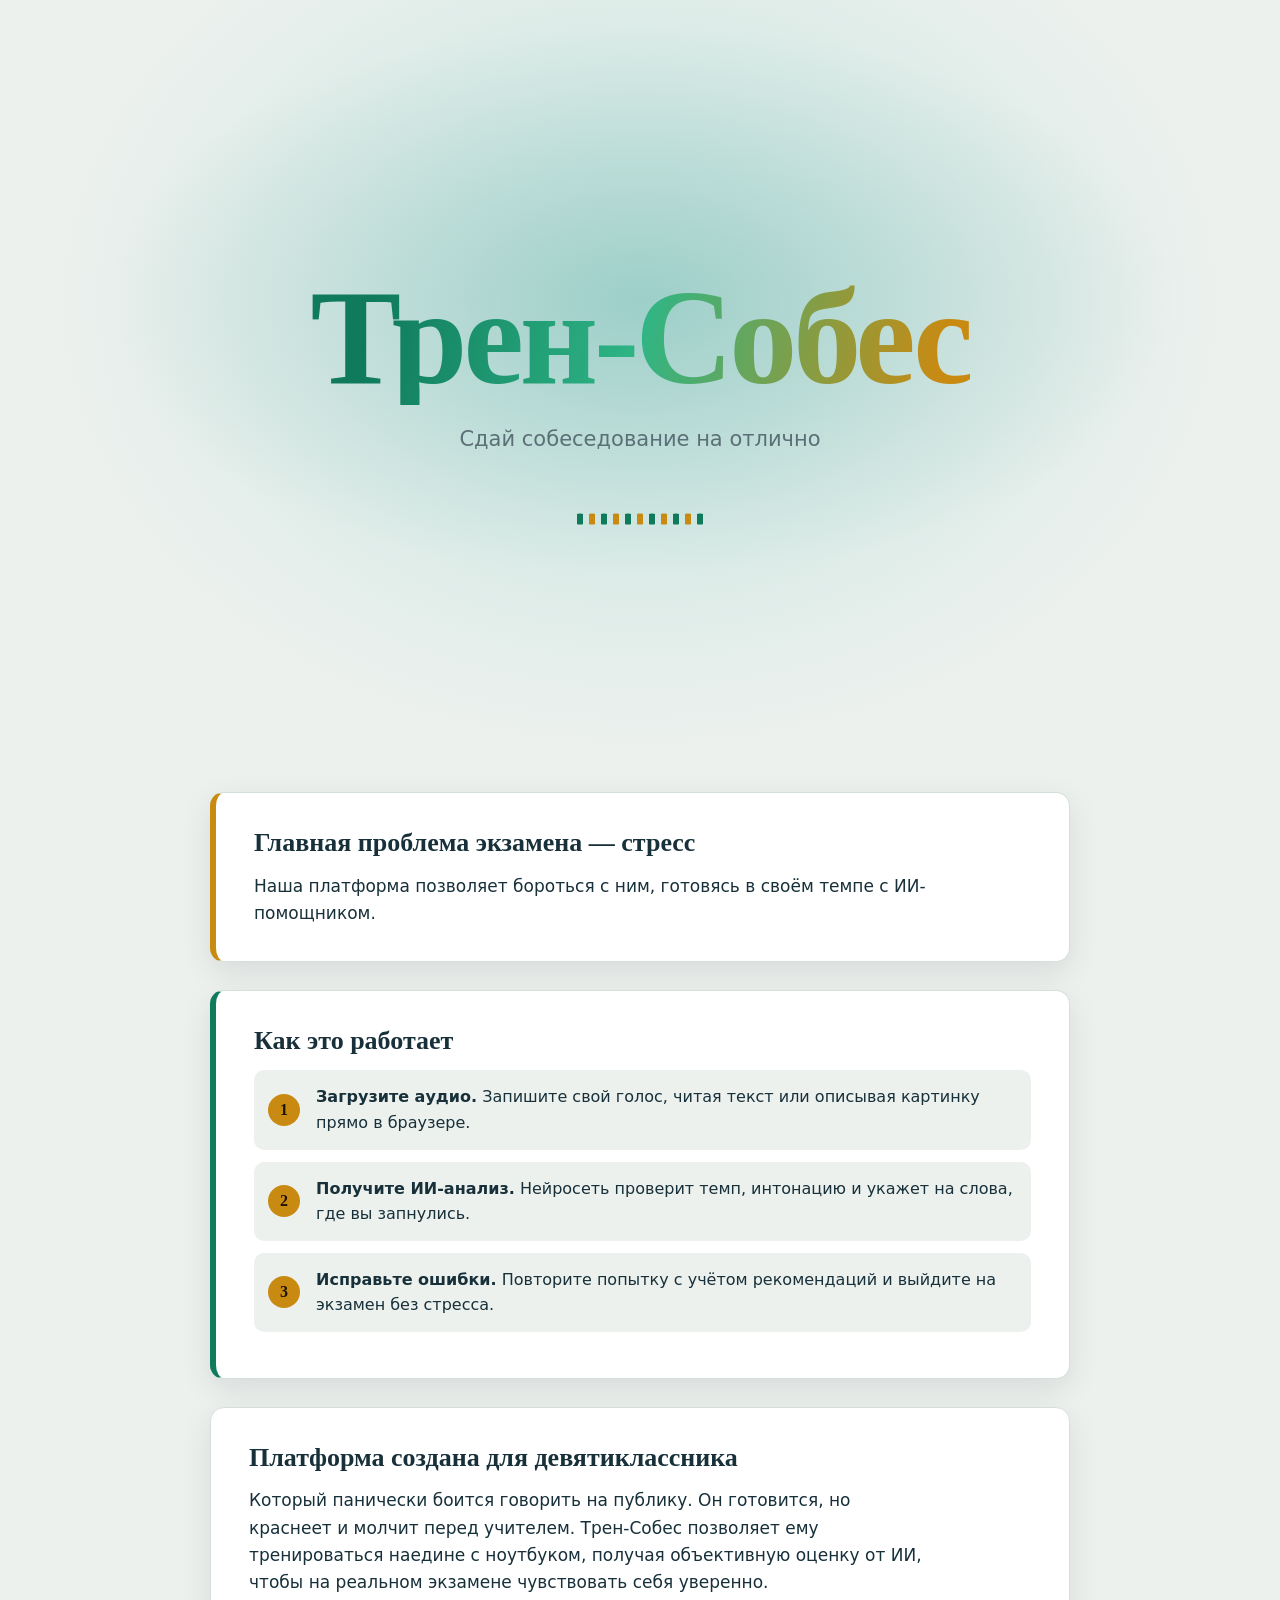
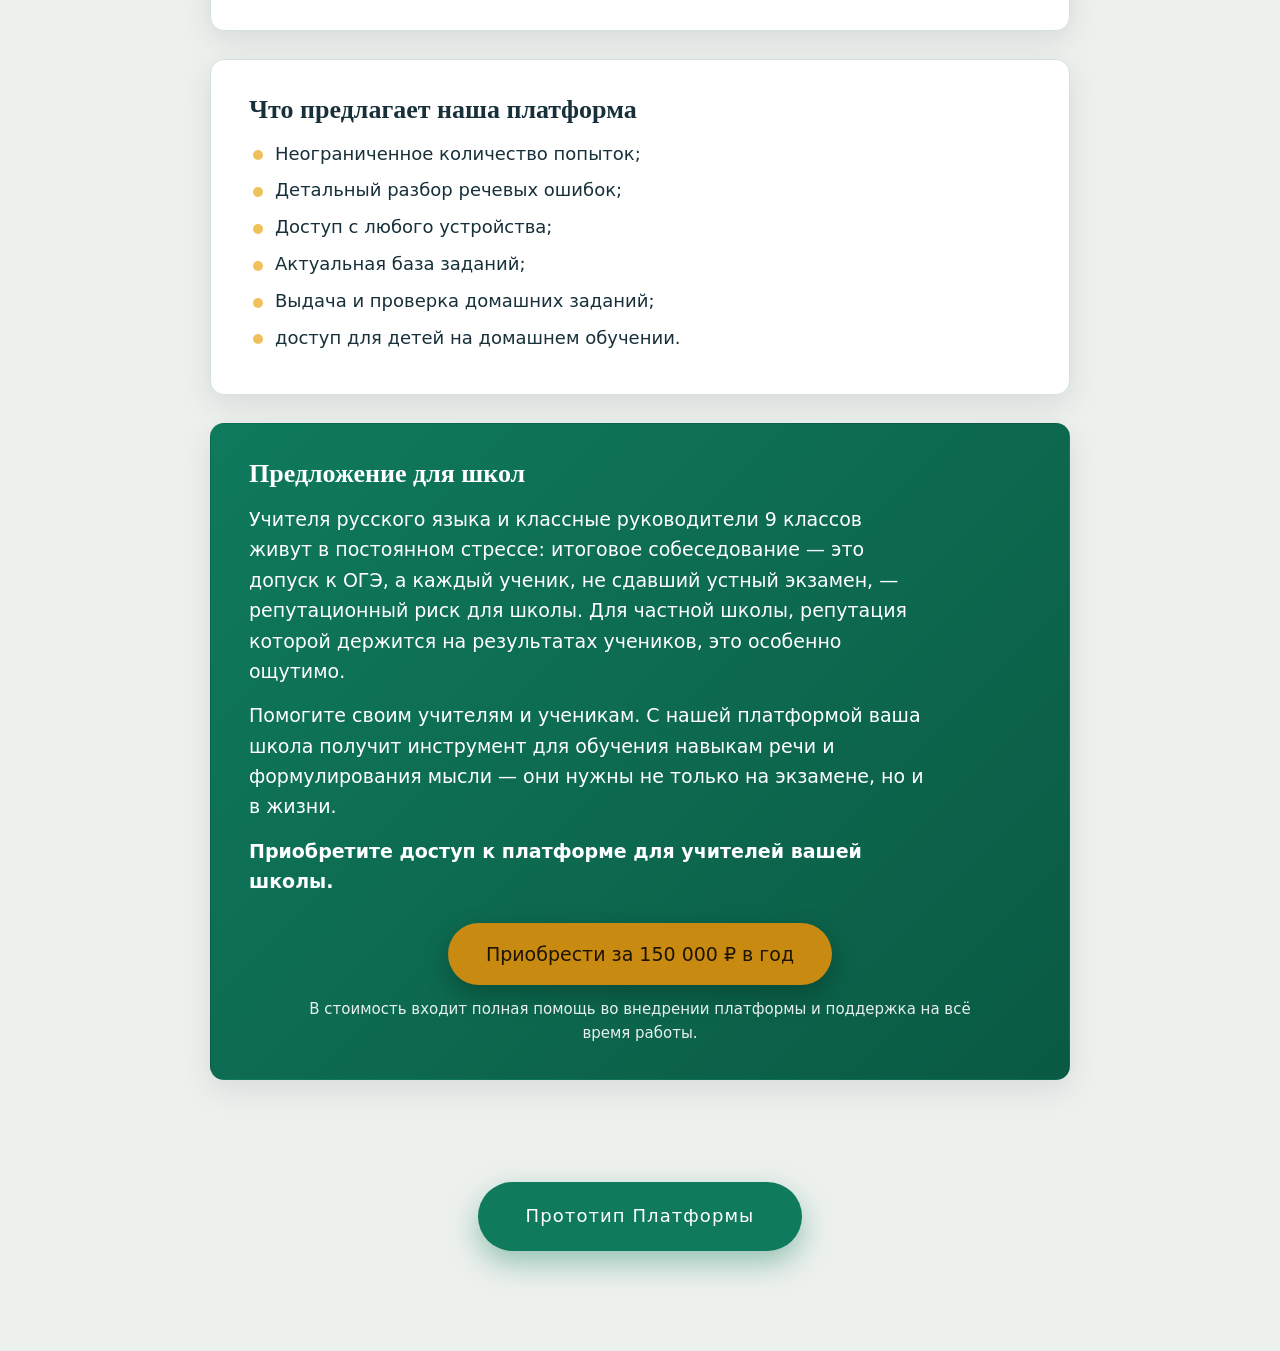
<file: public_html/index.html>
<!DOCTYPE html>
<html lang="ru">
<head>
<meta charset="UTF-8">
<meta name="viewport" content="width=device-width, initial-scale=1">
<title>Трен-Собес — подготовка к итоговому собеседованию</title>
<link rel="stylesheet" href="style.css">
<link rel="stylesheet" href="landing.css">
<script>document.documentElement.className+=' js'</script>
</head>
<body class="lp">

<header class="lp-hero">
  <h1 class="lp-title">Трен-Собес</h1>
  <p class="lp-tag">Сдай собеседование на отлично</p>
  
  <div class="lp-wave" aria-hidden="true"><i></i><i></i><i></i><i></i><i></i><i></i><i></i><i></i><i></i><i></i><i></i></div>
</header>

<main class="lp-wrap">

  <section class="lp-block warm rv">
    <h2>Главная проблема экзамена — стресс</h2>
    <p>Наша платформа позволяет бороться с ним, готовясь в своём темпе с ИИ-помощником.</p>
  </section>

  <section class="lp-block accent rv from-r">
    <h2>Как это работает</h2>
    <ol class="lp-steps">
      <li><strong>Загрузите аудио.</strong> Запишите свой голос, читая текст или описывая картинку прямо в браузере.</li>
      <li><strong>Получите ИИ-анализ.</strong> Нейросеть проверит темп, интонацию и укажет на слова, где вы запнулись.</li>
      <li><strong>Исправьте ошибки.</strong> Повторите попытку с учётом рекомендаций и выйдите на экзамен без стресса.</li>
    </ol>
  </section>

  <section class="lp-block rv">
    <h2>Платформа создана для девятиклассника</h2>
    <p>Который панически боится говорить на публику. Он готовится, но краснеет и молчит перед учителем. Трен-Собес позволяет ему тренироваться наедине с ноутбуком, получая объективную оценку от ИИ, чтобы на реальном экзамене чувствовать себя уверенно.</p>
  </section>

  <section class="lp-block rv in">
    <h2>Что предлагает наша платформа</h2>
    <ul class="lp-offer">
      <li>Неограниченное количество попыток;</li>
      <li>Детальный разбор речевых ошибок;</li>
      <li>Доступ с любого устройства;</li>
      <li>Актуальная база заданий;</li>
      <li>Выдача и проверка домашних заданий;</li>
      <li>доступ для детей на домашнем обучении.</li>
    </ul>
    
  </section>
    <section class="lp-block goal rv from-r">
    <h2>Предложение для школ</h2>
    <p>Учителя русского языка и классные руководители 9 классов живут в постоянном стрессе: итоговое собеседование — это допуск к ОГЭ, а каждый ученик, не сдавший устный экзамен, — репутационный риск для школы. Для частной школы, репутация которой держится на результатах учеников, это особенно ощутимо.</p>
    <p class="lp-offer-gap">Помогите своим учителям и ученикам. С нашей платформой ваша школа получит инструмент для обучения навыкам речи и формулирования мысли — они нужны не только на экзамене, но и в жизни.</p>
    <p class="lp-offer-gap"><strong>Приобретите доступ к платформе для учителей вашей школы.</strong></p>
    <div class="lp-buy">
      <!-- TODO: заменить href на форму заявки или почту для связи -->
      <a class="btn alt" href="#">Приобрести за 150 000 ₽ в год</a>
      <p class="lp-buy-note">В стоимость входит полная помощь во внедрении платформы и поддержка на всё время работы.</p>
    </div>
  </section>

</main>

<div class="lp-cta rv">
  <a class="btn" href="role.html">Прототип Платформы</a>
</div>

<script>
(function(){
  var els=document.querySelectorAll('.rv');
  if(!('IntersectionObserver' in window)){els.forEach(function(e){e.classList.add('in')});return}
  var io=new IntersectionObserver(function(entries){
    entries.forEach(function(en){if(en.isIntersecting){en.target.classList.add('in');io.unobserve(en.target)}});
  },{threshold:.15});
  els.forEach(function(e){io.observe(e)});
})();
</script>
</body>
</html>
</file>
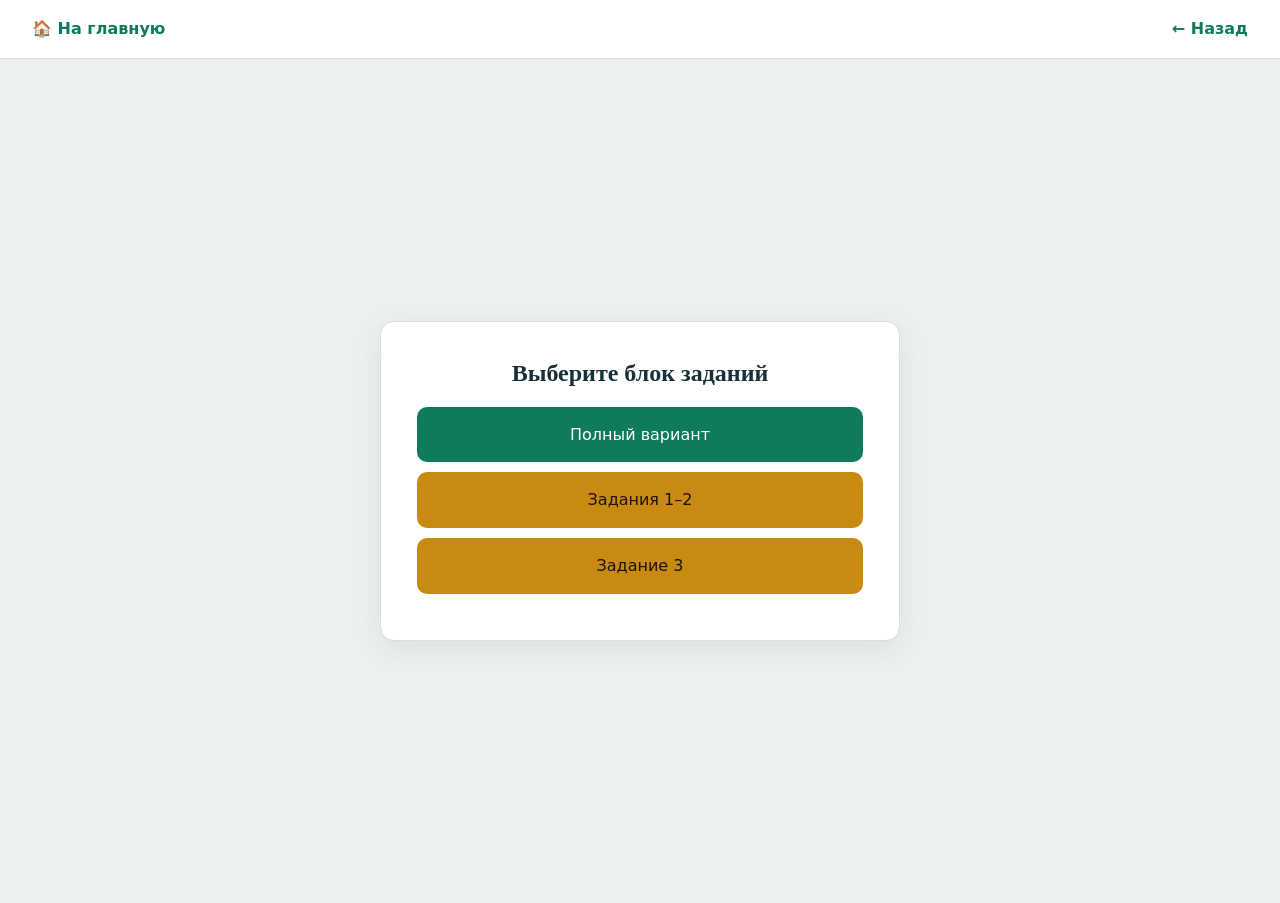
<file: public_html/choosetask.html>
<!DOCTYPE html>
<html lang="ru">
<head>
<meta charset="UTF-8">
<meta name="viewport" content="width=device-width, initial-scale=1">
<title>Выбор заданий</title>
<link rel="stylesheet" href="style.css">
</head>
<body>
<header class="topbar">
  <a href="index.html">🏠 На главную</a>
  <span class="sp"></span>
  <a href="varchoice.html">← Назад</a>
</header>
<main class="stage"><div class="card">
<h3>Выберите блок заданий</h3>
<p class="sub" id="var"></p>
<a class="btn" id="full" href="full.html">Полный вариант</a>
<a class="btn alt" id="t12" href="record.html">Задания 1–2</a>
<a class="btn alt" id="t3" href="task3.html">Задание 3</a>
</div></main>
<script>
var v = new URLSearchParams(location.search).get('v');
if (v) {
  document.getElementById('var').textContent = 'Вариант ' + v;
  document.getElementById('t12').href = 'record.html?v=' + v;
  document.getElementById('t3').href  = 'task3.html?v=' + v;
  document.getElementById('full').href = 'full.html?v=' + v;
}
</script>
</body></html>
</file>
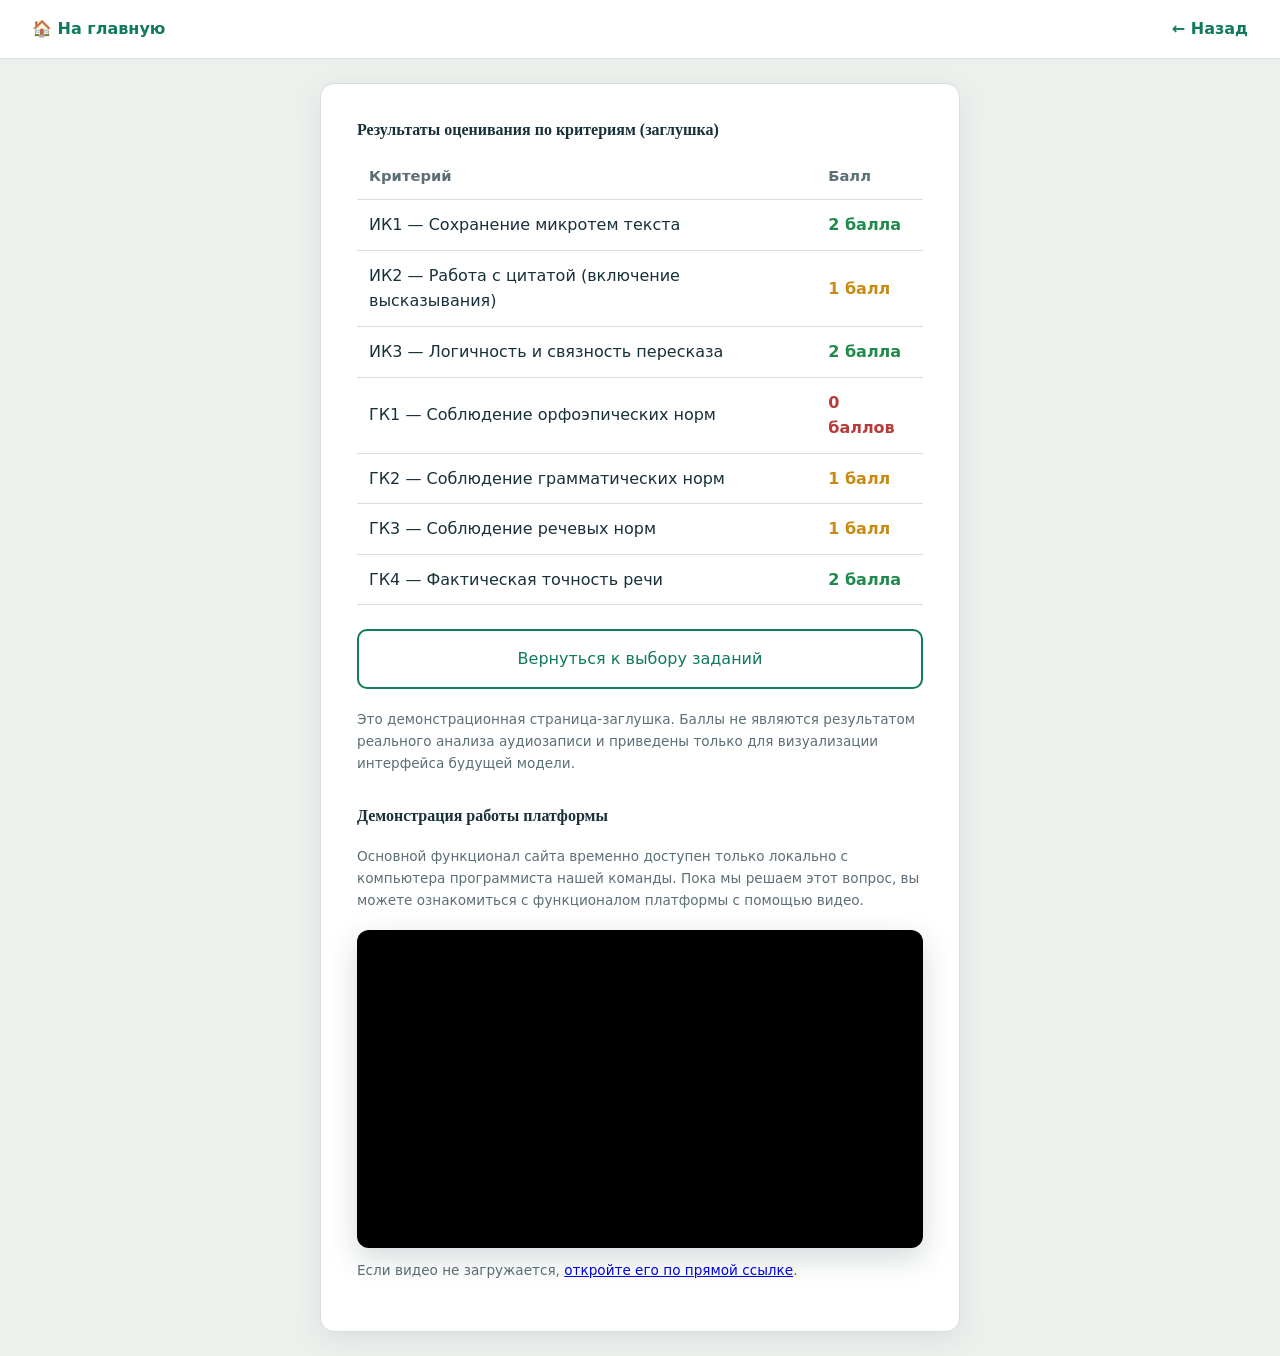
<file: public_html/result.html>
<!DOCTYPE html>
<html lang="ru">
<head>
<meta charset="UTF-8">
<meta name="viewport" content="width=device-width, initial-scale=1">
<title>Отчёт по критериям оценивания</title>
<link rel="stylesheet" href="style.css">
</head>
<body>
<header class="topbar"><a href="index.html">🏠 На главную</a><span class="sp"></span><a href="choosetask.html">← Назад</a></header>
<main class="stage"><div class="card wide" style="max-width:640px">
<h4>Результаты оценивания по критериям (заглушка)</h4>
<table>
<thead><tr><th>Критерий</th><th>Балл</th></tr></thead>
<tbody>
<tr><td>ИК1 — Сохранение микротем текста</td><td class="good">2 балла</td></tr>
<tr><td>ИК2 — Работа с цитатой (включение высказывания)</td><td class="mid">1 балл</td></tr>
<tr><td>ИК3 — Логичность и связность пересказа</td><td class="good">2 балла</td></tr>
<tr><td>ГК1 — Соблюдение орфоэпических норм</td><td class="low">0 баллов</td></tr>
<tr><td>ГК2 — Соблюдение грамматических норм</td><td class="mid">1 балл</td></tr>
<tr><td>ГК3 — Соблюдение речевых норм</td><td class="mid">1 балл</td></tr>
<tr><td>ГК4 — Фактическая точность речи</td><td class="good">2 балла</td></tr>
</tbody></table>
<a class="btn ghost" href="choosetask.html" style="margin-top:24px">Вернуться к выбору заданий</a>
<p class="note">Это демонстрационная страница-заглушка. Баллы не являются результатом реального анализа аудиозаписи и приведены только для визуализации интерфейса будущей модели.</p>

<!-- ===== Видео и пояснение ===== -->
<section class="video-demo" style="margin-top:32px">
<h4 style="margin-bottom:12px">Демонстрация работы платформы</h4>
<p class="note" style="margin-bottom:18px">
Основной функционал сайта временно доступен только локально с компьютера программиста нашей команды. Пока мы решаем этот вопрос, вы можете ознакомиться с функционалом платформы с помощью видео.
</p>
<div class="video-embed" style="position:relative;padding-top:56.25%;border-radius:12px;overflow:hidden;background:#000;box-shadow:0 10px 30px rgba(15,40,45,.18)">
<iframe
  src="https://vk.com/video_ext.php?oid=-242723815&id=456239017&hd=2&autoplay=0"
  title="Демонстрация функционала платформы"
  style="position:absolute;top:0;left:0;width:100%;height:100%;border:0"
  allow="autoplay; encrypted-media; fullscreen; picture-in-picture; screen-wake-lock"
  allowfullscreen
  referrerpolicy="strict-origin-when-cross-origin">
</iframe>
</div>
<p class="note" style="margin-top:12px">
Если видео не загружается, <a href="https://vkvideo.ru/video-242723815_456239017" target="_blank" rel="noopener">откройте его по прямой ссылке</a>.
</p>
</section>

</div></main>
</body></html>
</file>
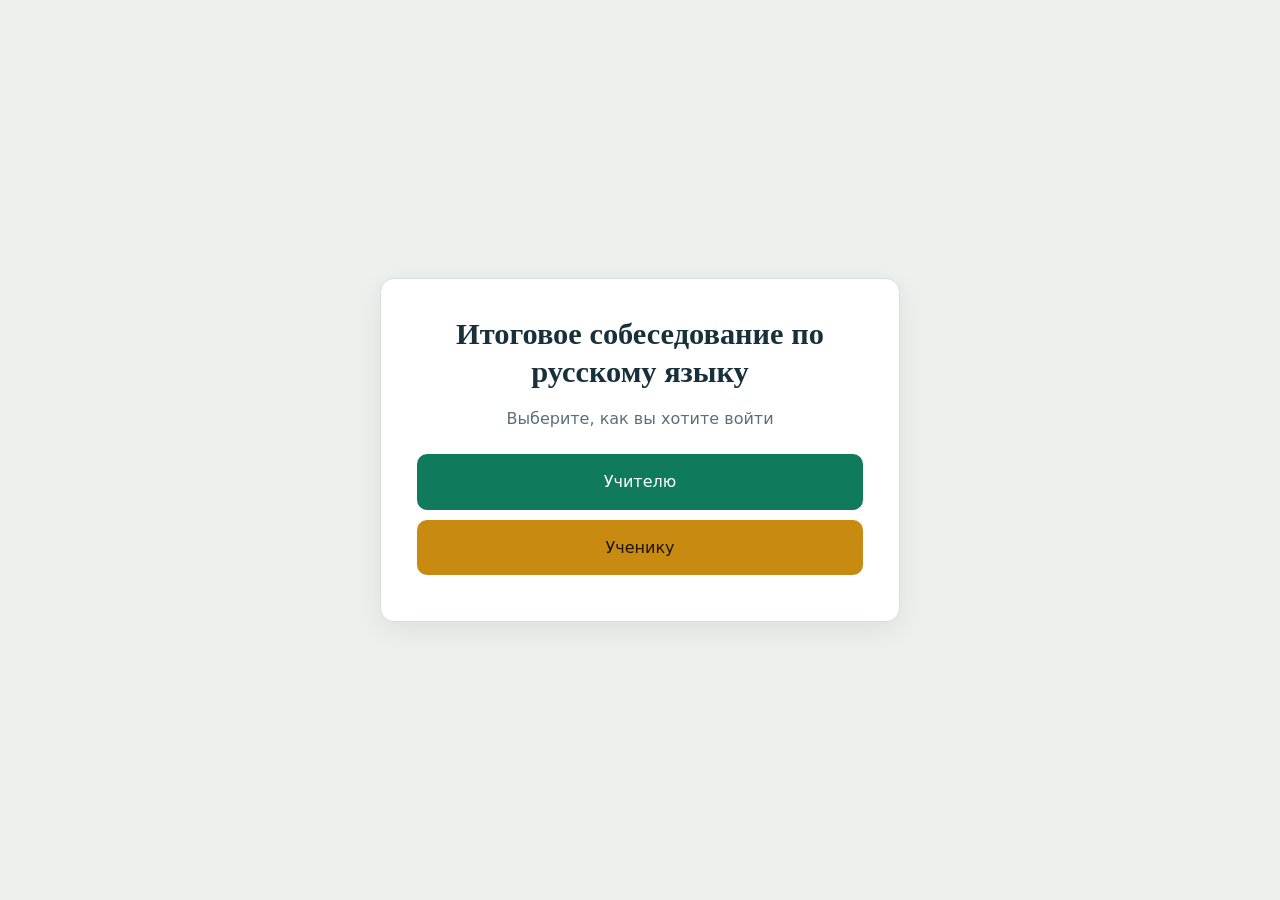
<file: public_html/role.html>
<!DOCTYPE html>
<html lang="ru">
<head>
<meta charset="UTF-8">
<meta name="viewport" content="width=device-width, initial-scale=1">
<title>Итоговое собеседование по русскому языку</title>
<link rel="stylesheet" href="style.css">
</head>
<body>
<main class="stage full"><div class="card">
<h1>Итоговое собеседование по русскому языку</h1>
<p class="sub">Выберите, как вы хотите войти</p>
<a class="btn" href="teacher.html">Учителю</a>
<a class="btn alt" href="varchoice.html">Ученику</a>
</div></main>
</body></html>
</file>
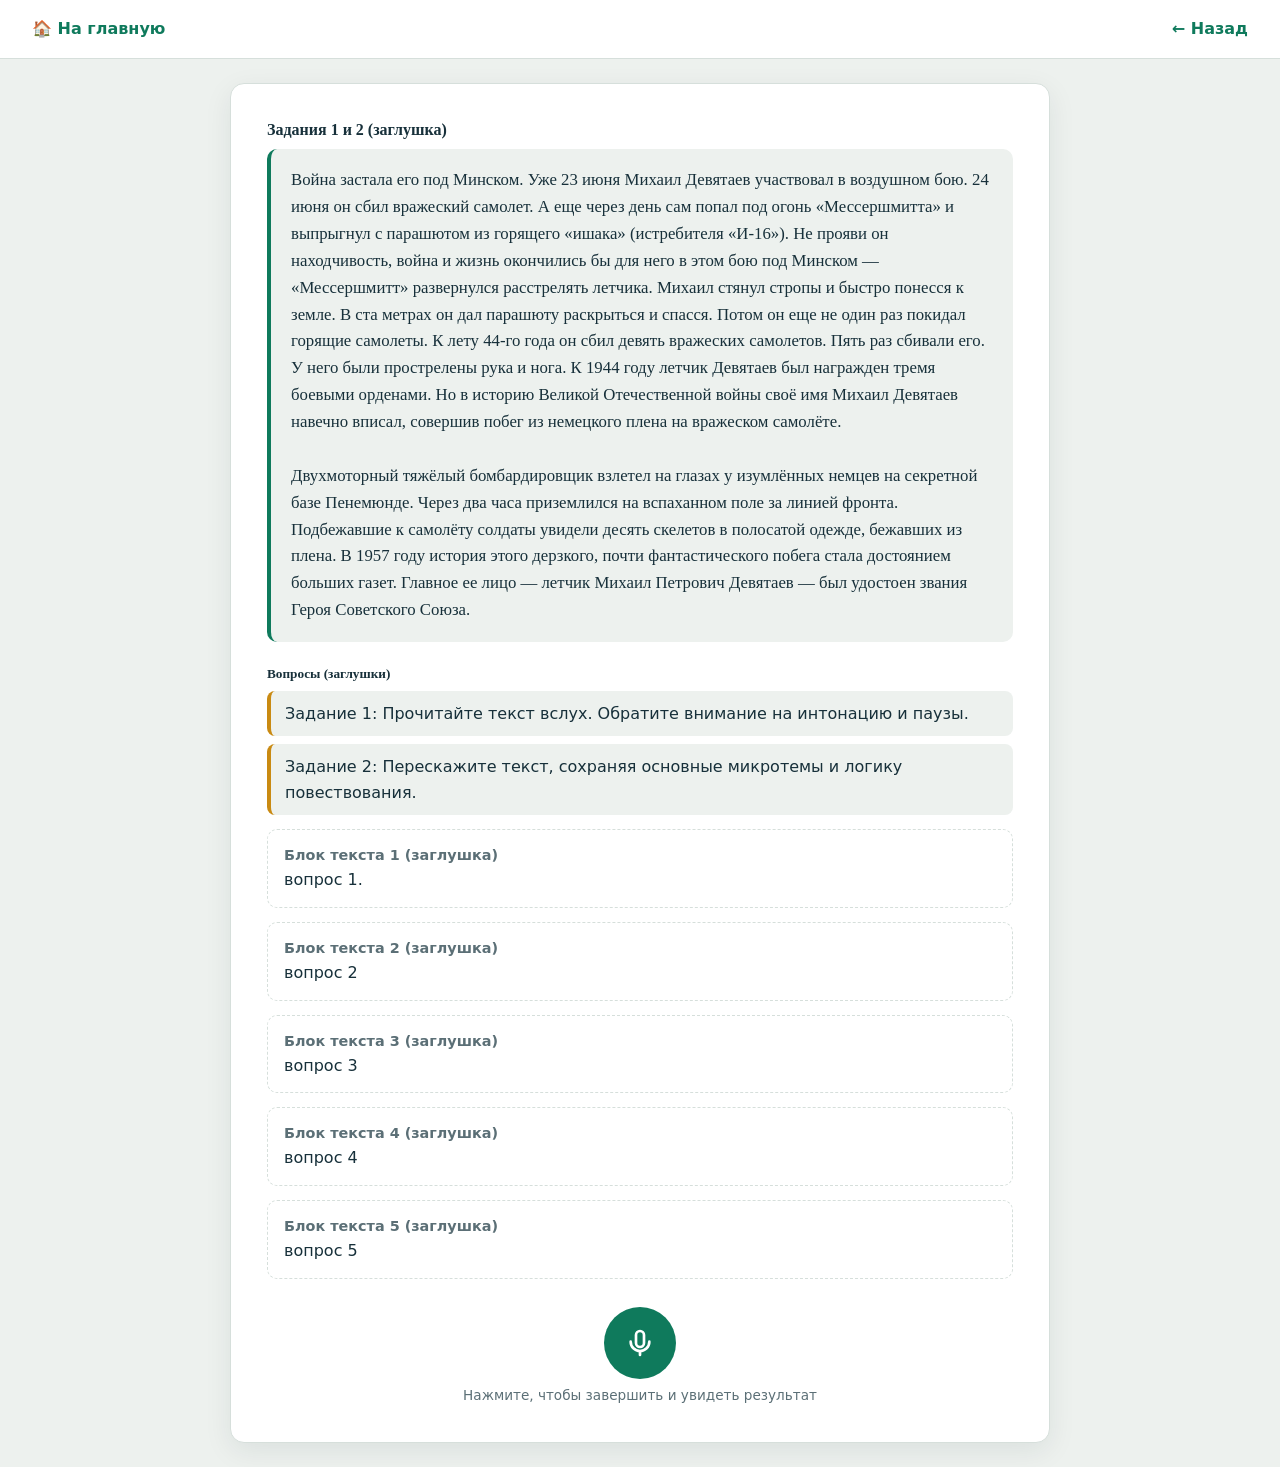
<file: public_html/task12.html>
<!DOCTYPE html>
<html lang="ru">
<head>
<meta charset="UTF-8">
<meta name="viewport" content="width=device-width, initial-scale=1">
<title>Задания 1–2</title>
<link rel="stylesheet" href="style.css">
</head>
<body>
<header class="topbar"><a href="index.html">🏠 На главную</a><span class="sp"></span><a href="choosetask.html">← Назад</a></header>
<main class="stage"><div class="card wide">
<h4>Задания 1 и 2 (заглушка)</h4>
<div class="passage">Война застала его под Минском. Уже 23 июня Михаил Девятаев участвовал в воздушном бою. 24 июня он сбил вражеский самолет. А еще через день сам попал под огонь «Мессершмитта» и выпрыгнул с парашютом из горящего «ишака» (истребителя «И-16»). Не прояви он находчивость, война и жизнь окончились бы для него в этом бою под Минском — «Мессершмитт» развернулся расстрелять летчика. Михаил стянул стропы и быстро понесся к земле. В ста метрах он дал парашюту раскрыться и спасся. Потом он еще не один раз покидал горящие самолеты. К лету 44-го года он сбил девять вражеских самолетов. Пять раз сбивали его. У него были прострелены рука и нога. К 1944 году летчик Девятаев был награжден тремя боевыми орденами. Но в историю Великой Отечественной войны своё имя Михаил Девятаев навечно вписал, совершив побег из немецкого плена на вражеском самолёте.

Двухмоторный тяжёлый бомбардировщик взлетел на глазах у изумлённых немцев на секретной базе Пенемюнде. Через два часа приземлился на вспаханном поле за линией фронта. Подбежавшие к самолёту солдаты увидели десять скелетов в полосатой одежде, бежавших из плена. В 1957 году история этого дерзкого, почти фантастического побега стала достоянием больших газет. Главное ее лицо — летчик Михаил Петрович Девятаев — был удостоен звания Героя Советского Союза.</div>
<h5 style="margin-top:24px">Вопросы (заглушки)</h5>
<div class="q">Задание 1: Прочитайте текст вслух. Обратите внимание на интонацию и паузы.</div>
<div class="q">Задание 2: Перескажите текст, сохраняя основные микротемы и логику повествования.</div>
<div class="hint"><b>Блок текста 1 (заглушка)</b>вопрос 1.</div>
<div class="hint"><b>Блок текста 2 (заглушка)</b>вопрос 2</div>
<div class="hint"><b>Блок текста 3 (заглушка)</b>вопрос 3</div>
<div class="hint"><b>Блок текста 4 (заглушка)</b>вопрос 4</div>
<div class="hint"><b>Блок текста 5 (заглушка)</b>вопрос 5</div>
<div class="rec"><a class="mic" href="result.html" aria-label="Завершить запись и показать результат"><svg viewBox="0 0 24 24"><rect x="9" y="3" width="6" height="12" rx="3"/><path d="M5 11a7 7 0 0 0 14 0M12 18v3"/></svg></a><span>Нажмите, чтобы завершить и увидеть результат</span></div>
</div></main>
</body></html>
</file>
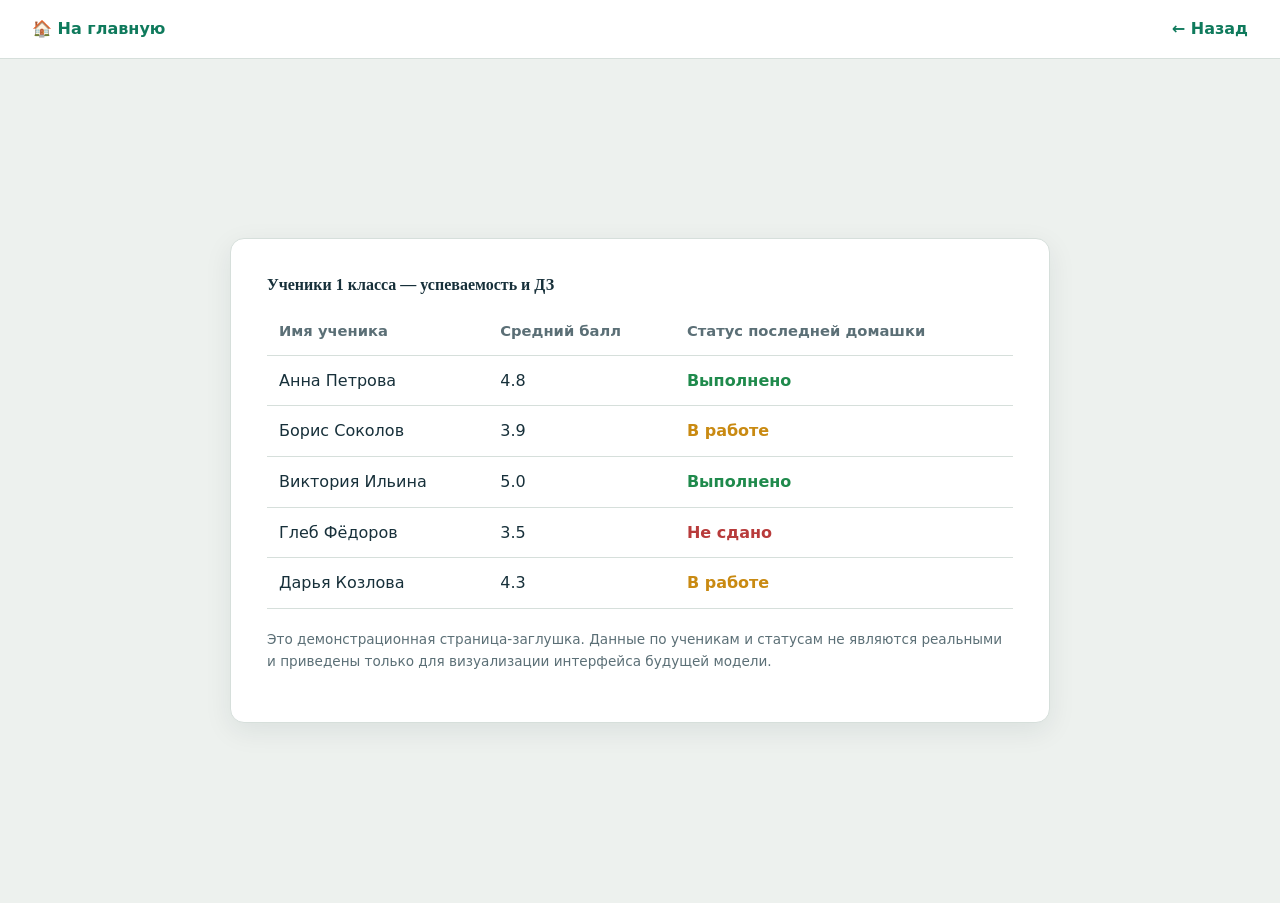
<file: public_html/teacher.html>
<!DOCTYPE html>
<html lang="ru">
<head>
<meta charset="UTF-8">
<meta name="viewport" content="width=device-width, initial-scale=1">
<title>Список учеников — 1 класс</title>
<link rel="stylesheet" href="style.css">
</head>
<body>
<header class="topbar"><a href="index.html">🏠 На главную</a><span class="sp"></span><a href="role.html">← Назад</a></header>
<main class="stage"><div class="card wide">
<h4>Ученики 1 класса — успеваемость и ДЗ</h4>
<table>
<thead><tr><th>Имя ученика</th><th>Средний балл</th><th>Статус последней домашки</th></tr></thead>
<tbody>
<tr><td>Анна Петрова</td><td>4.8</td><td class="good">Выполнено</td></tr>
<tr><td>Борис Соколов</td><td>3.9</td><td class="mid">В работе</td></tr>
<tr><td>Виктория Ильина</td><td>5.0</td><td class="good">Выполнено</td></tr>
<tr><td>Глеб Фёдоров</td><td>3.5</td><td class="low">Не сдано</td></tr>
<tr><td>Дарья Козлова</td><td>4.3</td><td class="mid">В работе</td></tr>
</tbody></table>
<p class="note">Это демонстрационная страница-заглушка. Данные по ученикам и статусам не являются реальными и приведены только для визуализации интерфейса будущей модели.</p>
</div></main>
</body></html>
</file>
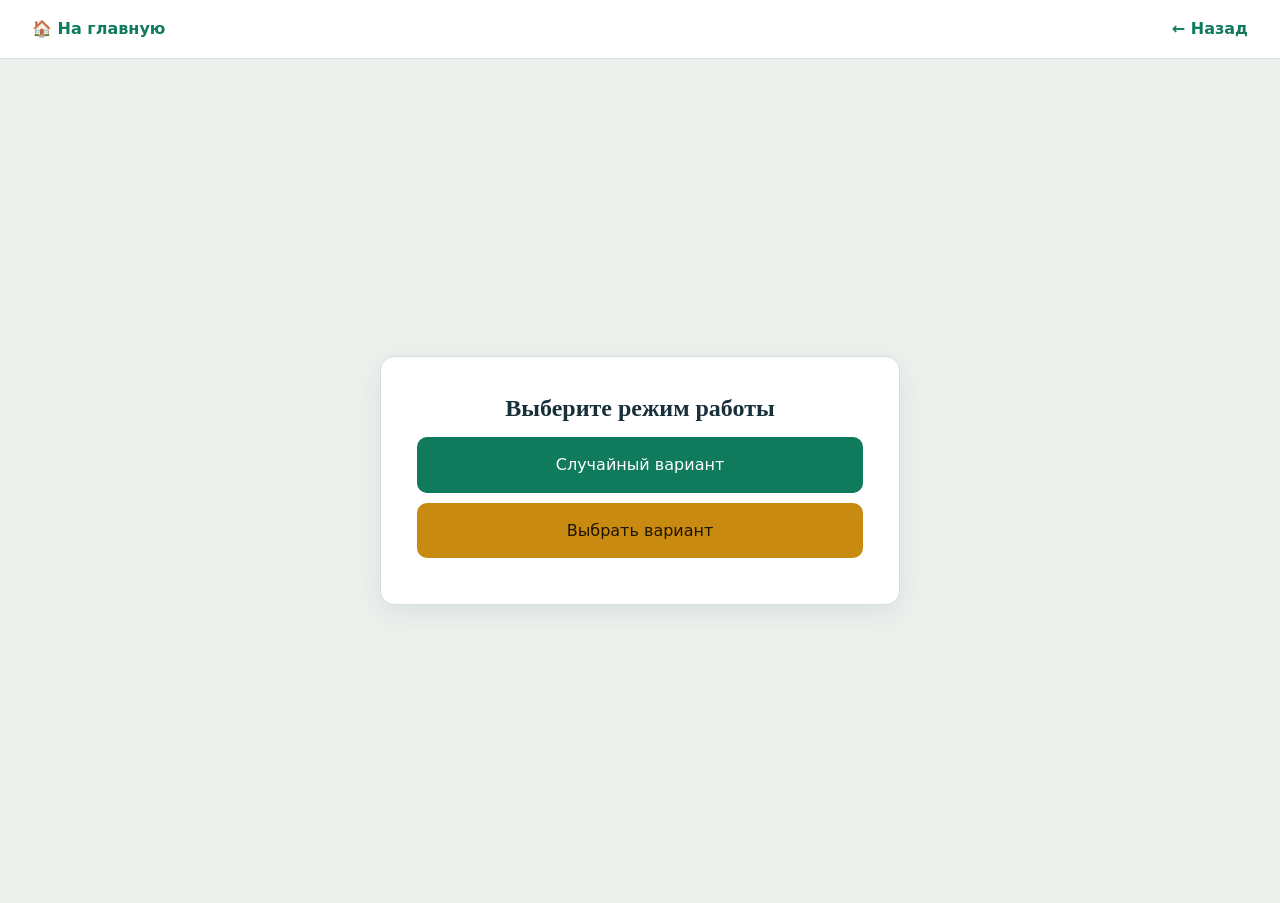
<file: public_html/varchoice.html>
<!DOCTYPE html>
<html lang="ru">
<head>
<meta charset="UTF-8">
<meta name="viewport" content="width=device-width, initial-scale=1">
<title>Выбор варианта</title>
<link rel="stylesheet" href="style.css">
</head>
<body>
<header class="topbar"><a href="index.html">🏠 На главную</a><span class="sp"></span><a href="role.html">← Назад</a></header>
<main class="stage"><div class="card">
<h2>Выберите режим работы</h2>
<a class="btn" href="#" id="rnd">Случайный вариант</a>
<a class="btn alt" href="numofvar.html">Выбрать вариант</a>
</div></main>
<script>
document.getElementById('rnd').addEventListener('click',function(e){
  e.preventDefault();
  location.href='choosetask.html?v='+(Math.floor(Math.random()*8)+1);
});
</script>
</body></html>
</file>
<file: public_html/style.css>
:root{--bg:#edf1ee;--ink:#17303a;--muted:#5b6f76;--card:#fff;--line:#d6dfdb;--accent:#0f7a5c;--accent-d:#0a5a43;--glow:#0f766e;--warm:#c98a12;--ok:#1f8a4c;--bad:#b83b3b;--r:14px}
@media(prefers-color-scheme:dark){:root{--bg:#101c20;--ink:#e6efee;--muted:#93a8ad;--card:#182a30;--line:#2a4047;--accent:#34b88a;--accent-d:#55d1a6;--glow:#2fb5a8;--warm:#e3ae3d;--ok:#4cc17f;--bad:#e56b6b}}
*{box-sizing:border-box}
body{margin:0;min-height:100vh;background:var(--bg);color:var(--ink);font:16px/1.6 "Segoe UI",system-ui,-apple-system,sans-serif}
h1,h2,h3,h4,h5{font-family:Georgia,"Times New Roman",serif;line-height:1.25;margin:0 0 .6em}
.topbar{position:sticky;top:0;z-index:5;display:flex;gap:8px;align-items:center;padding:10px 20px;background:var(--card);border-bottom:1px solid var(--line)}
.topbar a{color:var(--accent);text-decoration:none;font-weight:600;padding:6px 12px;border-radius:8px}
.topbar a:hover,.topbar a:focus-visible{background:var(--bg);outline:none}
.topbar .sp{flex:1}
.stage{display:flex;justify-content:center;align-items:center;min-height:calc(100vh - 56px);padding:24px}
.stage.full{min-height:100vh}
.card{background:var(--card);border:1px solid var(--line);border-radius:var(--r);padding:36px;width:100%;max-width:520px;text-align:center;box-shadow:0 8px 28px rgba(15,40,45,.08)}
.card.wide{max-width:820px;text-align:left}
.card h1{font-size:1.9rem}.card h2,.card h3{font-size:1.5rem}
.sub{color:var(--muted);margin:-.2em 0 1.4em}
.btn{display:block;width:100%;padding:15px 18px;margin:10px 0;border:0;border-radius:10px;background:var(--accent);color:#fff;font:600 17px/1.3 inherit;text-decoration:none;text-align:center;cursor:pointer;transition:background .15s,transform .15s}
.btn:hover,.btn:focus-visible{background:var(--accent-d);transform:translateY(-1px);outline:none}
.btn.alt{background:var(--warm);color:#1d1400}.btn.alt:hover{filter:brightness(.93);background:var(--warm)}
.btn.ghost{background:transparent;color:var(--accent);border:2px solid var(--accent)}
.btn.ghost:hover{background:var(--accent);color:#fff}
.list{list-style:none;padding:0;margin:0}
.list li{margin:8px 0}
.list a{display:block;padding:14px;border:1px solid var(--line);border-radius:10px;color:var(--accent);font-weight:600;text-decoration:none;background:var(--card)}
.list a:hover,.list a:focus-visible{border-color:var(--accent);background:var(--bg);outline:none}
table{width:100%;border-collapse:collapse;margin-top:12px;text-align:left}
th,td{padding:12px;border-bottom:1px solid var(--line)}
th{color:var(--muted);font-weight:600;font-size:.92rem}
.stress{color:#d33;font-weight:inherit}
.good{color:var(--ok);font-weight:700}.mid{color:var(--warm);font-weight:700}.low{color:var(--bad);font-weight:700}
.note{margin-top:20px;font-size:.85rem;color:var(--muted)}
.passage{background:var(--bg);border-left:4px solid var(--accent);border-radius:10px;padding:18px 20px;white-space:pre-line;font-family:Georgia,serif;font-size:1.05rem}
.q{margin:8px 0;padding:10px 14px;background:var(--bg);border-left:4px solid var(--warm);border-radius:8px}
.hint{margin-top:14px;padding:14px 16px;border:1px dashed var(--line);border-radius:10px}
.hint b{display:block;color:var(--muted);font-weight:600;font-size:.9rem}
.photo{display:block;width:100%;max-width:480px;margin:18px auto;border-radius:12px;background:var(--line)}
.rec{display:flex;flex-direction:column;align-items:center;gap:6px;margin-top:28px}
.mic{width:72px;height:72px;border-radius:50%;background:var(--accent);display:grid;place-items:center;text-decoration:none;transition:transform .15s,background .15s}
.mic:hover,.mic:focus-visible{background:var(--accent-d);transform:scale(1.06);outline:none}
.mic svg{width:32px;height:32px;fill:none;stroke:#fff;stroke-width:2;stroke-linecap:round}
.rec span{font-size:.85rem;color:var(--muted)}

.lp{overflow-x:hidden}
.lp-hero{min-height:88vh;display:flex;flex-direction:column;align-items:center;justify-content:center;text-align:center;padding:48px 20px 24px;position:relative}
.lp-hero::before{content:"";position:absolute;inset:0;z-index:-1;background:radial-gradient(60% 50% at 50% 38%,color-mix(in srgb,var(--glow) 22%,transparent),transparent 70%)}
.lp-title{font-family:Georgia,"Times New Roman",serif;font-weight:700;font-size:clamp(3.2rem,13vw,8.5rem);line-height:1;letter-spacing:-.03em;margin:0;background:linear-gradient(100deg,var(--accent) 10%,var(--accent-d) 45%,var(--warm) 95%);-webkit-background-clip:text;background-clip:text;color:transparent;animation:lp-title 1.1s cubic-bezier(.2,.8,.2,1) both}
.lp-tag{margin:18px 0 0;max-width:34ch;font-size:clamp(1.05rem,2.4vw,1.35rem);color:var(--muted);animation:lp-title 1.1s .25s cubic-bezier(.2,.8,.2,1) both}
.lp-wave{display:flex;gap:6px;align-items:center;height:56px;margin-top:34px;animation:lp-title 1.1s .45s both}
.lp-wave i{display:block;width:6px;height:100%;border-radius:3px;background:var(--accent);transform:scaleY(.2);animation:lp-bar 1.4s ease-in-out infinite}
.lp-wave i:nth-child(2n){background:var(--warm)}
.lp-wave i:nth-child(1){animation-delay:-1.3s}.lp-wave i:nth-child(2){animation-delay:-1.1s}.lp-wave i:nth-child(3){animation-delay:-.9s}.lp-wave i:nth-child(4){animation-delay:-.7s}.lp-wave i:nth-child(5){animation-delay:-.5s}.lp-wave i:nth-child(6){animation-delay:-.3s}.lp-wave i:nth-child(7){animation-delay:-.6s}.lp-wave i:nth-child(8){animation-delay:-.2s}.lp-wave i:nth-child(9){animation-delay:-.8s}.lp-wave i:nth-child(10){animation-delay:-.4s}.lp-wave i:nth-child(11){animation-delay:-1s}
@keyframes lp-bar{0%,100%{transform:scaleY(.2)}50%{transform:scaleY(1)}}
@keyframes lp-title{from{opacity:0;transform:translateY(28px)}to{opacity:1;transform:none}}
.lp-scroll{margin-top:40px;color:var(--muted);font-size:.9rem}

.lp-wrap{max-width:900px;margin:0 auto;padding:0 20px 40px}
.lp-block{background:var(--card);border:1px solid var(--line);border-radius:var(--r);padding:34px 38px;margin:0 0 28px;box-shadow:0 10px 30px rgba(15,40,45,.07);position:relative}
.lp-block h2{font-size:clamp(1.4rem,3.4vw,1.9rem);margin-bottom:.5em}
.lp-block p{margin:0;font-size:1.06rem;max-width:68ch}
.lp-block.accent{border-left:6px solid var(--accent)}
.lp-block.warm{border-left:6px solid var(--warm)}
.lp-block.goal{background:linear-gradient(135deg,var(--accent),var(--accent-d));color:#fff;border-color:transparent}
.lp-block.goal h2{color:#fff}
.lp-block.goal p{font-size:1.2rem}
.lp-tasks{list-style:none;margin:0;padding:0;display:grid;gap:12px}
.lp-tasks li{position:relative;padding:14px 16px 14px 48px;background:var(--bg);border-radius:10px}
.lp-tasks li::before{content:"";position:absolute;left:16px;top:50%;width:14px;height:14px;margin-top:-7px;border-radius:50%;background:var(--warm)}

.lp-cta{text-align:center;padding:24px 20px 90px}
.lp-cta .btn{display:inline-block;width:auto;padding:20px 48px;font-size:1.15rem;letter-spacing:.06em;border-radius:999px;box-shadow:0 12px 30px color-mix(in srgb,var(--accent) 40%,transparent)}

.js .rv{opacity:0;transform:translateX(-120px);transition:opacity .9s cubic-bezier(.2,.8,.2,1),transform .9s cubic-bezier(.2,.8,.2,1)}
.js .rv.from-r{transform:translateX(120px)}
.js .rv.in{opacity:1;transform:none}
@media(max-width:600px){.lp-block{padding:24px 22px}.js .rv,.js .rv.from-r{transform:translateX(0) translateY(40px)}}
@media(prefers-reduced-motion:reduce){
  .lp-title,.lp-tag,.lp-wave{animation:none}
  .lp-wave i{animation:none;transform:scaleY(.6)}
  .js .rv,.js .rv.from-r{opacity:1;transform:none;transition:none}
}
</file>
<file: public_html/landing.css>
/* ===== Стили лендинга (index.html). Подключается ПОСЛЕ style.css ===== */

body.lp {
  overflow-x: hidden;
}

/* ---------- Первый экран ---------- */
.lp-hero {
  min-height: 88vh;
  display: flex;
  flex-direction: column;
  align-items: center;
  justify-content: center;
  text-align: center;
  padding: 48px 20px 24px;
  background: radial-gradient(ellipse at 50% 38%, rgba(47, 181, 168, 0.22), rgba(0, 0, 0, 0) 65%);
}

.lp-title {
  margin: 0;
  font-family: Georgia, "Times New Roman", serif;
  font-weight: 700;
  font-size: 60px;
  line-height: 1;
  letter-spacing: -0.03em;
  color: #0f7a5c;
  background: linear-gradient(100deg, #0f7a5c 10%, #2fb585 50%, #c98a12 95%);
  -webkit-background-clip: text;
  background-clip: text;
  -webkit-text-fill-color: transparent;
  animation: lp-rise 1.1s ease-out both;
}

.lp-tag {
  margin: 18px 0 0;
  max-width: 460px;
  font-size: 18px;
  color: var(--muted);
  animation: lp-rise 1.1s ease-out 0.25s both;
}

.lp-scroll {
  margin-top: 40px;
  font-size: 14px;
  color: var(--muted);
}

/* ---------- Звуковая волна ---------- */
.lp-wave {
  display: flex;
  align-items: center;
  gap: 6px;
  height: 56px;
  margin-top: 34px;
  animation: lp-rise 1.1s ease-out 0.45s both;
}

.lp-wave i {
  display: block;
  width: 6px;
  height: 100%;
  border-radius: 3px;
  background: var(--accent);
  transform: scaleY(0.2);
  animation: lp-bar 1.4s ease-in-out infinite;
}

.lp-wave i:nth-child(even) { background: var(--warm); }
.lp-wave i:nth-child(1)  { animation-delay: -1.3s; }
.lp-wave i:nth-child(2)  { animation-delay: -1.1s; }
.lp-wave i:nth-child(3)  { animation-delay: -0.9s; }
.lp-wave i:nth-child(4)  { animation-delay: -0.7s; }
.lp-wave i:nth-child(5)  { animation-delay: -0.5s; }
.lp-wave i:nth-child(6)  { animation-delay: -0.3s; }
.lp-wave i:nth-child(7)  { animation-delay: -0.6s; }
.lp-wave i:nth-child(8)  { animation-delay: -0.2s; }
.lp-wave i:nth-child(9)  { animation-delay: -0.8s; }
.lp-wave i:nth-child(10) { animation-delay: -0.4s; }
.lp-wave i:nth-child(11) { animation-delay: -1.0s; }

@keyframes lp-bar {
  0%, 100% { transform: scaleY(0.2); }
  50%      { transform: scaleY(1); }
}

@keyframes lp-rise {
  from { opacity: 0; transform: translateY(28px); }
  to   { opacity: 1; transform: translateY(0); }
}

/* ---------- Блоки текста ---------- */
.lp-wrap {
  max-width: 900px;
  margin: 0 auto;
  padding: 0 20px 40px;
}

.lp-block {
  position: relative;
  margin: 0 0 28px;
  padding: 34px 38px;
  background: var(--card);
  border: 1px solid var(--line);
  border-radius: 14px;
  box-shadow: 0 10px 30px rgba(15, 40, 45, 0.1);
}

.lp-block h2 {
  margin: 0 0 0.5em;
  font-size: 26px;
}

.lp-block p {
  margin: 0;
  max-width: 680px;
  font-size: 17px;
}

.lp-block.accent { border-left: 6px solid var(--accent); }
.lp-block.warm   { border-left: 6px solid var(--warm); }

.lp-block.goal {
  background: linear-gradient(135deg, #0f7a5c, #0a5a43);
  border-color: transparent;
  color: #ffffff;
}
.lp-block.goal h2 { color: #ffffff; }
.lp-block.goal p  { font-size: 19px; }

/* ---------- Список задач ---------- */
.lp-tasks {
  list-style: none;
  margin: 0;
  padding: 0;
}

.lp-tasks li {
  position: relative;
  margin: 0 0 12px;
  padding: 14px 16px 14px 48px;
  background: var(--bg);
  border-radius: 10px;
}

.lp-tasks li::before {
  content: "";
  position: absolute;
  left: 16px;
  top: 50%;
  width: 14px;
  height: 14px;
  margin-top: -7px;
  border-radius: 50%;
  background: var(--warm);
}

/* ---------- Нумерованный план разработки ---------- */
.lp-steps {
  list-style: none;
  counter-reset: step;
  margin: 0;
  padding: 0;
}

.lp-steps li {
  position: relative;
  counter-increment: step;
  margin: 0 0 12px;
  padding: 14px 16px 14px 62px;
  background: var(--bg);
  border-radius: 10px;
}

.lp-steps li::before {
  content: counter(step);
  position: absolute;
  left: 14px;
  top: 50%;
  width: 32px;
  height: 32px;
  margin-top: -16px;
  border-radius: 50%;
  background: var(--warm);
  color: #1d1400;
  font: 700 16px/32px Georgia, "Times New Roman", serif;
  text-align: center;
}

/* ---------- Предложение школам ---------- */
.lp-block.goal .lp-offer-gap { margin-top: 14px; }

.lp-offer {
  list-style: none;
  margin: 10px 0 0;
  padding: 0;
  max-width: 680px;
  font-size: 18px;
}

.lp-offer li {
  position: relative;
  margin: 0 0 8px;
  padding-left: 26px;
}

.lp-offer li::before {
  content: "";
  position: absolute;
  left: 4px;
  top: 0.6em;
  width: 10px;
  height: 10px;
  border-radius: 50%;
  background: #f0c15a;
}

.lp-buy {
  margin-top: 26px;
  text-align: center;
}
 
.lp-buy .btn {
  display: inline-block;
  width: auto;
  margin: 0;
  padding: 16px 38px;
  font-size: 19px;
  border-radius: 999px;
  box-shadow: 0 10px 26px rgba(0, 0, 0, 0.25);
}
 
.lp-block.goal .lp-buy-note {
  margin: 12px auto 0;
  font-size: 15px;
  opacity: 0.9;
}

/* ---------- Бизнес-план (дорожная карта) ---------- */
.lp-lead { margin-bottom: 18px; color: var(--muted); }

.lp-roadmap {
  list-style: none;
  margin: 0;
  padding: 0 0 0 4px;
  border-left: 3px solid var(--line);
  margin-left: 8px;
}

.lp-roadmap li {
  position: relative;
  display: flex;
  gap: 18px;
  align-items: flex-start;
  margin: 0 0 16px 22px;
  padding: 16px 18px;
  background: var(--bg);
  border-radius: 10px;
}

.lp-roadmap li::before {
  content: "";
  position: absolute;
  left: -36px;
  top: 24px;
  width: 14px;
  height: 14px;
  border-radius: 50%;
  background: var(--accent);
  border: 3px solid var(--card);
}

.lp-roadmap li:last-child { margin-bottom: 0; }

.lp-term {
  flex: 0 0 auto;
  min-width: 104px;
  padding: 6px 12px;
  border-radius: 999px;
  background: var(--warm);
  color: #1d1400;
  font-weight: 700;
  font-size: 15px;
  text-align: center;
  white-space: nowrap;
}

.lp-roadmap strong {
  display: block;
  margin-bottom: 4px;
  font-family: Georgia, "Times New Roman", serif;
  font-size: 19px;
}

.lp-roadmap p {
  font-size: 16px;
  max-width: none;
}

/* ---------- Кнопка ---------- */
.lp-cta {
  text-align: center;
  padding: 24px 20px 90px;
}

.lp-cta .btn {
  display: inline-block;
  width: auto;
  padding: 20px 48px;
  font-size: 18px;
  letter-spacing: 0.06em;
  border-radius: 999px;
  box-shadow: 0 12px 30px rgba(15, 122, 92, 0.4);
}

/* ---------- Появление блоков при прокрутке ---------- */
.js .rv {
  opacity: 0;
  transform: translateX(-120px);
  transition: opacity 0.9s ease-out, transform 0.9s ease-out;
}
.js .rv.from-r { transform: translateX(120px); }
.js .rv.in     { opacity: 1; transform: none; }

/* ---------- Большие экраны ---------- */
@media (min-width: 700px) {
  .lp-title { font-size: 96px; }
  .lp-tag   { font-size: 21px; }
}
@media (min-width: 1100px) {
  .lp-title { font-size: 136px; }
}

/* ---------- Телефоны ---------- */
@media (max-width: 600px) {
  .lp-block { padding: 24px 22px; }
  .lp-roadmap li { flex-direction: column; gap: 10px; }
  .js .rv,
  .js .rv.from-r { transform: translateY(40px); }
  .js .rv.in { transform: none; }
}

/* ---------- Тёмная тема ---------- */
@media (prefers-color-scheme: dark) {
  .lp-title { color: #34b88a; }
  .lp-cta .btn { box-shadow: 0 12px 30px rgba(52, 184, 138, 0.35); }
}

/* ---------- Без анимации, если так настроено в системе ---------- */
@media (prefers-reduced-motion: reduce) {
  .lp-title, .lp-tag, .lp-wave { animation: none; }
  .lp-wave i { animation: none; transform: scaleY(0.6); }
  .js .rv, .js .rv.from-r { opacity: 1; transform: none; transition: none; }
}
</file>
